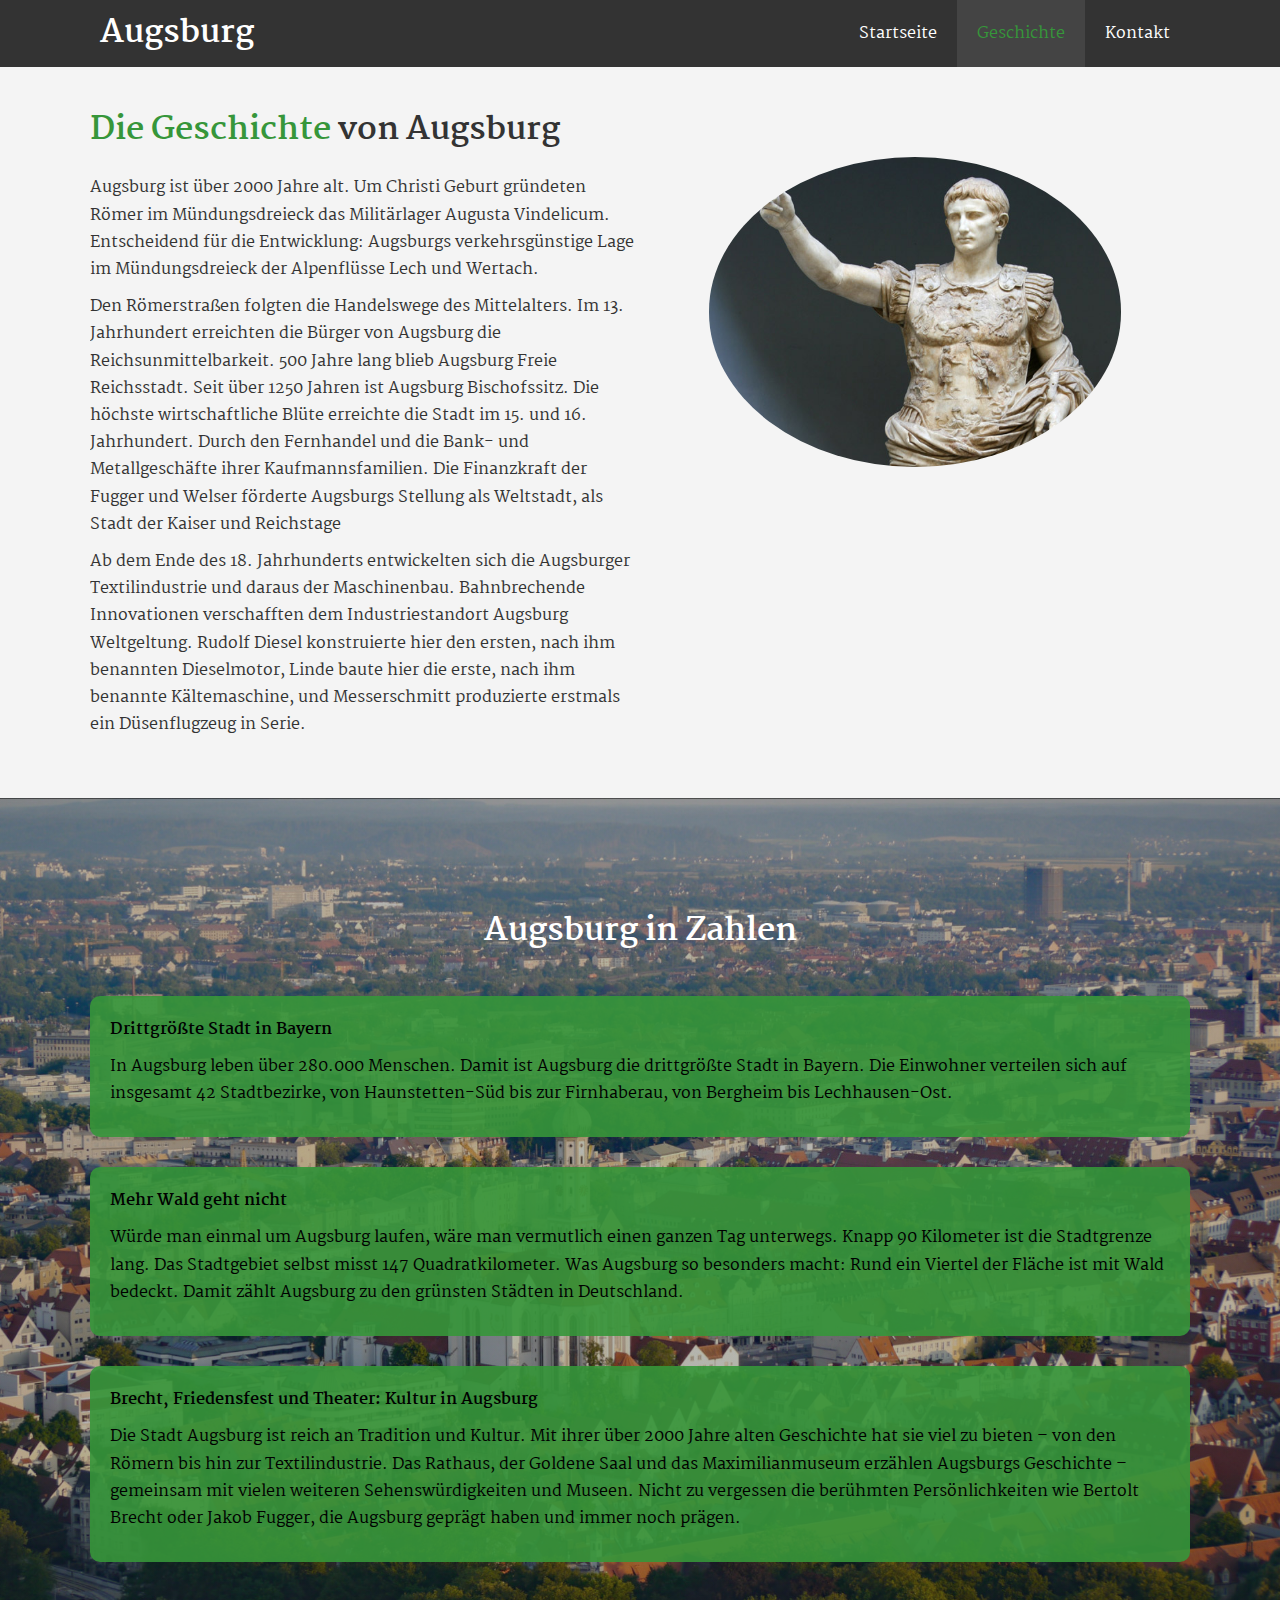
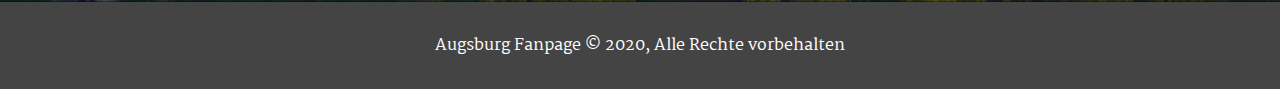
<file: about.html>
<!DOCTYPE html>
<html>
  <head>
    <meta charset="UTF-8" />
    <meta name="viewport" content="width=device-width, initial-scale=1" />
    <meta name="description" content="Willkommen auf meiner Augsburg Fanpage" />
    <meta name="keywords" content="Augsburg, City, Fugger, Bayern, FCA, LEW" />
    <link rel="stylesheet" href="css/style.css" />
    <link
      rel="stylesheet"
      href="css/mobile.css"
      media="screen and (max-width: 900px)"
    />
    <link rel="preconnect" href="https://fonts.gstatic.com" />
    <link
      href="https://fonts.googleapis.com/css2?family=Martel&display=swap"
      rel="stylesheet"
    />
    <title>Augsburg | About</title>
  </head>
  <body>
    <header>
      <nav id="navbar">
        <div class="container">
          <h1 class="logo"><a href="index.html">Augsburg</a></h1>
          <ul>
            <li><a href="index.html">Startseite</a></li>
            <li><a class="active" href="about.html">Geschichte</a></li>
            <li><a href="contact.html">Kontakt</a></li>
          </ul>
        </div>
      </nav>
    </header>
    <section id="about" class="bg-light">
      <div class="container py-5">
        <div class="about-info">
          <h2><span class="text-primary">Die Geschichte</span> von Augsburg</h2>
          <p>
            Augsburg ist über 2000 Jahre alt. Um Christi Geburt gründeten Römer
            im Mündungsdreieck das Militärlager Augusta Vindelicum. Entscheidend
            für die Entwicklung: Augsburgs verkehrsgünstige Lage im
            Mündungsdreieck der Alpenflüsse Lech und Wertach.
          </p>
          <p>
            Den Römerstraßen folgten die Handelswege des Mittelalters. Im 13.
            Jahrhundert erreichten die Bürger von Augsburg die
            Reichsunmittelbarkeit. 500 Jahre lang blieb Augsburg Freie
            Reichsstadt. Seit über 1250 Jahren ist Augsburg Bischofssitz. Die
            höchste wirtschaftliche Blüte erreichte die Stadt im 15. und 16.
            Jahrhundert. Durch den Fernhandel und die Bank- und Metallgeschäfte
            ihrer Kaufmannsfamilien. Die Finanzkraft der Fugger und Welser
            förderte Augsburgs Stellung als Weltstadt, als Stadt der Kaiser und
            Reichstage
          </p>
          <p>
            Ab dem Ende des 18. Jahrhunderts entwickelten sich die Augsburger
            Textilindustrie und daraus der Maschinenbau. Bahnbrechende
            Innovationen verschafften dem Industriestandort Augsburg
            Weltgeltung. Rudolf Diesel konstruierte hier den ersten, nach ihm
            benannten Dieselmotor, Linde baute hier die erste, nach ihm benannte
            Kältemaschine, und Messerschmitt produzierte erstmals ein
            Düsenflugzeug in Serie.
          </p>
        </div>
        <div class="about-img">
          <img src="img/augsburg_chronicles_5.jpg" alt="Augsburg" />
        </div>
      </div>
    </section>
    <section id="testimonials" class="clr">
      <div class="container">
        <h3>Augsburg in Zahlen</h3>
        <div class="testimonial-box">
          <h4>Drittgrößte Stadt in Bayern</h4>
          <p>
            In Augsburg leben über 280.000 Menschen. Damit ist Augsburg die
            drittgrößte Stadt in Bayern. Die Einwohner verteilen sich auf
            insgesamt 42 Stadtbezirke, von Haunstetten-Süd bis zur Firnhaberau,
            von Bergheim bis Lechhausen-Ost.
          </p>
        </div>
        <div class="testimonial-box">
          <h4>Mehr Wald geht nicht</h4>
          <p>
            Würde man einmal um Augsburg laufen, wäre man vermutlich einen
            ganzen Tag unterwegs. Knapp 90 Kilometer ist die Stadtgrenze lang.
            Das Stadtgebiet selbst misst 147 Quadratkilometer. Was Augsburg so
            besonders macht: Rund ein Viertel der Fläche ist mit Wald bedeckt.
            Damit zählt Augsburg zu den grünsten Städten in Deutschland.
          </p>
        </div>
        <div class="testimonial-box">
          <h4>Brecht, Friedensfest und Theater: Kultur in Augsburg</h4>
          <p>
            Die Stadt Augsburg ist reich an Tradition und Kultur. Mit ihrer über
            2000 Jahre alten Geschichte hat sie viel zu bieten – von den Römern
            bis hin zur Textilindustrie. Das Rathaus, der Goldene Saal und das
            Maximilianmuseum erzählen Augsburgs Geschichte – gemeinsam mit
            vielen weiteren Sehenswürdigkeiten und Museen. Nicht zu vergessen
            die berühmten Persönlichkeiten wie Bertolt Brecht oder Jakob Fugger,
            die Augsburg geprägt haben und immer noch prägen.
          </p>
        </div>
      </div>
    </section>
    <footer id="footer" class="clr">
      <p>Augsburg Fanpage &copy; 2020, Alle Rechte vorbehalten</p>
    </footer>
  </body>
</html>
</file>
<file: css/mobile.css>
/* Navigation */
#navbar .logo {
  text-align: center;
}

#navbar ul,
#navbar .container,
#home-info,
#features,
#about .container,
#contact-adress .container {
  flex-direction: column;
}

#navbar ul li a {
  padding: 5px;
  border-top: 1px dotted #555;
}

/* Showcase */
#showcase {
  background: linear-gradient(rgba(000, 000, 000, 0.3), rgba(000, 000, 000, 0)),
    url(../img/augsburg.webp);
  background-size: cover;
  background-position: 65%;
  height: 100%;
}

#showcase .showcase-content {
  padding-top: 70px;
  padding-bottom: 30px;
}

#showcase .showcase-content h1 {
  font-size: 40px;
  line-height: 40px;
}

#showcase .showcase-content p {
  padding-bottom: 20px;
  font-size: 18px;
  line-height: 1.7em;
}

/* Home Info */
#home-info {
  height: 100%;
}

#home-info .info-img {
  display: none;
}

#home-info .info-content {
  font-size: 14px;
  padding: 30px 30px;
}

/* About */
.about-info h2 {
  font-size: 32px;
  text-align: center;
}

.about-info {
  padding: 10px 20px;
}

#testimonials h3 {
  margin-top: 50px;
}

#testimonials {
  padding: 10px;
}

/* Footer */
#footer {
  font-size: 12px;
}

/* Contactt */
#contact-form {
  padding: 0 10px;
}

#contact-adress .box {
  border-bottom: #444 dotted 1px;
}
</file>
<file: css/style.css>
/* Reset */
* {
  box-sizing: border-box;
  margin: 0;
  padding: 0;
}

/* Main Styling */
html,
body {
  font-family: "Martel", serif;
  line-height: 1.7em;
}

a {
  color: #333;
  text-decoration: none;
}

h1,
h2,
h3 {
  padding-bottom: 20px;
}

p {
  margin: 10px 0px;
}

/* Utility Classes */
.container {
  margin: auto;
  max-width: 1100px;
  overflow: auto;
}

.text-primary {
  color: #36963a;
}

.lead {
  font-size: 20px;
}

.btn {
  display: inline-block;
  font-size: 18px;
  color: #fff;
  background: #333;
  padding: 13px 20px;
  border: none;
  cursor: pointer;
}

.btn-white {
  display: inline-block;
  font-size: 18px;
  color: #000;
  background: #fff;
  padding: 13px 20px;
  border: none;
  cursor: pointer;
}

.btn:hover,
.btn-white:hover {
  background: #36963a;
  color: #333;
}

.bg-dark {
  background: #333;
  color: #fff;
}

.bg-light {
  background: #f4f4f4;
  color: #333;
}

.bg-primary {
  background: #36963a;
  color: #333;
}

.clr {
  clear: both;
}

/* Padding */
.py-1 {
  padding: 10px 0;
}
.py-2 {
  padding: 20px 0;
}
.py-3 {
  padding: 30px 0;
}
.py-4 {
  padding: 40px 0;
}
.py-5 {
  padding: 50px 0;
}
.py-6 {
  padding: 60px 0;
}
.py-7 {
  padding: 70px 0;
}

/* Navigation */
#navbar {
  background-color: #333;
  color: #fff;
  overflow: auto;
}

#navbar .container {
  display: flex;
  justify-content: space-between;
}

#navbar a {
  color: #fff;
}

#navbar .logo {
  padding-top: 20px;
  padding-left: 10px;
}

#navbar ul {
  display: flex;
  list-style: none;
}

#navbar ul li a {
  display: block;
  padding: 20px;
  text-align: center;
}

#navbar ul li a:hover,
#navbar ul li a.active {
  background: #444;
  color: #36963a;
}

/* Showcase */
#showcase {
  background: linear-gradient(rgba(000, 000, 000, 0.3), rgba(000, 000, 000, 0)),
    url(../img/augsburg.jpg);
  height: 600px;
}

#showcase .showcase-content {
  color: #fff;
  text-align: center;
  padding-top: 170px;
}

#showcase .showcase-content h1 {
  font-size: 50px;
}

#showcase .showcase-content p {
  padding-bottom: 20px;
  line-height: 1.7em;
}

/* Home Info */
#home-info {
  height: 450px;
  display: flex;
}

#home-info .info-img {
  border: 20px solid #333;
  flex: 1;
  min-height: 100%;
  background: url(../img/augsburg_chronicles_6.jpg);
  background-size: contain;
  background-repeat: no-repeat;
  background-position: center;
}

#home-info .info-content {
  flex: 1;
  height: 100%;
  text-align: center;
  padding: 50px 30px;
  overflow: hidden;
}

#home-info .info-content p {
  padding-bottom: 30px;
}

/* Features */
#features {
  display: flex;
}

.box {
  flex: 1;
  padding: 50px;
  text-align: center;
}

.icon {
  width: 50px;
}

.box i {
  padding-bottom: 10px;
}

/* Footer */
#footer {
  background-color: #444;
  color: #fff;
  padding: 20px;
  text-align: center;
}

/* About */
#about .container {
  display: flex;
}

.about-info {
  flex: 1;
  min-height: 100%;
}

.about-info h2 {
  font-size: 32px;
}

.about-img {
  padding-top: 40px;
  flex: 1;
  min-height: 100%;
}

.about-img img {
  border-radius: 50%;
  width: 75%;
  margin: auto;
  display: block;
}

/* Testimonials */
#testimonials {
  background-image: linear-gradient(
      rgba(033, 033, 033, 0.33),
      rgba(033, 033, 033, 0.33)
    ),
    url(../img/augsburg_03.jpg);
  background-size: cover;
  background-position: center center;
  height: 100%;
  padding: 20px 0px 40px;
}

#testimonials h3 {
  text-align: center;
  color: #fff;
  font-size: 32px;
  margin-top: 100px;
}

#testimonials .testimonial-box {
  background-color: rgba(54, 150, 58, 0.9); /* rgba(76, 175, 80, 0.90); */
  line-height: 1.7em;
  padding: 20px;
  margin-top: 30px;
  border-radius: 10px;
}

/* Contact */
#contact-form .form-group {
  margin-bottom: 20px;
}

#contact-form h2 {
  font-size: 32px;
}

#contact-form label {
  display: block;
  margin-bottom: 5px;
}

#contact-form input,
#contact-form textarea {
  width: 100%;
  padding: 10px;
  border: 1px #ddd solid;
}

#contact-form textarea {
  height: 200px;
}

#contact-form input:focus,
#contact-form textarea:focus {
  outline: none;
  border-color: #36963a;
}

#contact-adress {
  color: #f4f4f4;
  height: 100%;
}

#contact-adress .container {
  display: flex;
}

#contact-adress .box {
  flex: 1;
  padding: 50px;
  text-align: center;
}
</file>
